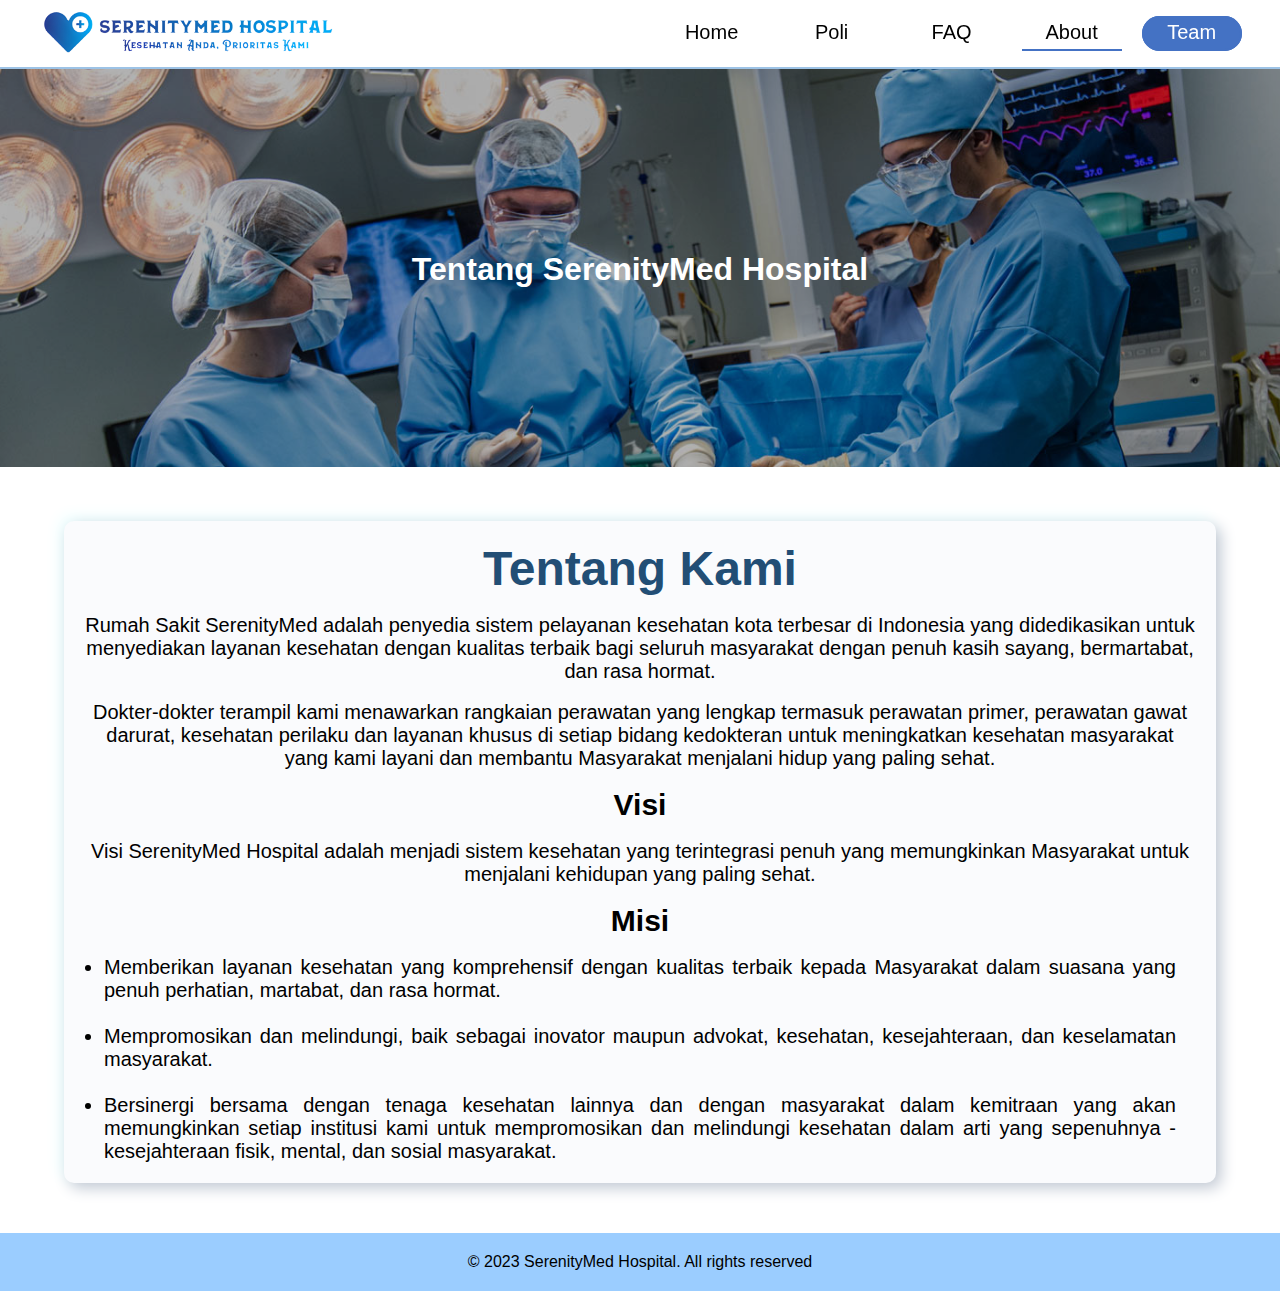
<file: pages/about-page.html>
<!DOCTYPE html>
<html lang="en">
<head>
    <meta charset="UTF-8">
    <meta name="viewport" content="width=device-width, initial-scale=1.0">
    <link rel="stylesheet" href="../css/header.css">
    <link rel="stylesheet" href="../css/about-page.css">
    <title>About SerenityMed Hospital</title>
    <link rel="shortcut icon" href="../image/icon/tab-icon.png">
</head>

<body>
    <header id="mainHeader">
        <img src="../image/umum/logo.png" alt="Serenity">
        <button id="navres-button">
            <img src="../image/icon/menu.svg" alt="">
            <nav id="navigation-bar-responsive">
                <a title="Home" href="../index.html">Home</a>
                <a title="Poli" href="./poli-page.html">Poli</a>
                <a title="FAQ" href="./FAQ-page.html">FAQ</a>
                <a title="About" href="#">About</a>
                <a title="Team" href="./Team-page.html">Team</a>
            </nav>
        </button>
        <nav class="navigation-bar-link">
            <a class="navigation-button" id="home-nav" title="Home" href="../index.html">Home</a>
            <a class="navigation-button" id="poli-nav" title="Poli" href="./poli-page.html">Poli</a>
            <a class="navigation-button" id="faq-nav" title="FAQ" href="./FAQ-page.html">FAQ</a>
            <a class="navigation-button" id="about-nav" title="About" href="#">About</a>
            <a class="navigation-button" id="team-nav" title="Team" href="./Team-page.html">Team</a>
        </nav>
    </header>

    <div class="Heading">
        <div class="image">
            <img src="../image/umum/surgery.jpg" alt="banner1">
        </div>
        <div class="centered">
            <h1>Tentang SerenityMed Hospital</h1>
        </div>
    </div>
    <div class="container">
        <div class="item">
            <div class="Text1">
                <h1>Tentang Kami</h1>
            </div>
            <br>
            <div class="Text2">
                Rumah Sakit SerenityMed adalah penyedia sistem pelayanan kesehatan kota terbesar di Indonesia yang didedikasikan untuk menyediakan layanan kesehatan dengan kualitas terbaik bagi seluruh masyarakat dengan penuh kasih sayang, bermartabat, dan rasa hormat.
            </div>
            <br>
            <div class="Text2">
                Dokter-dokter terampil kami menawarkan rangkaian perawatan yang lengkap termasuk perawatan primer, perawatan gawat darurat, kesehatan perilaku dan layanan khusus di setiap bidang kedokteran untuk meningkatkan kesehatan masyarakat yang kami layani dan membantu Masyarakat menjalani hidup yang paling sehat.
            </div>
            <br>
            <div class="Text3">
                <h2>Visi</h2>
            </div>
            <br>
            <div class="Text2">
                Visi SerenityMed Hospital adalah menjadi sistem kesehatan yang terintegrasi penuh yang memungkinkan Masyarakat untuk menjalani kehidupan yang paling sehat.
            </div>
            <br>
            <div class="Text3">
                <h2>Misi</h2>
            </div>
            <br>
            <div class="Text4">
                <ul>
                    <li>Memberikan layanan kesehatan yang komprehensif dengan kualitas terbaik kepada Masyarakat dalam suasana yang penuh perhatian, martabat, dan rasa hormat.</li>
                    <br>
                    <li>Mempromosikan dan melindungi, baik sebagai inovator maupun advokat, kesehatan, kesejahteraan, dan keselamatan masyarakat.</li>
                    <br>
                    <li>Bersinergi bersama dengan tenaga kesehatan lainnya dan dengan masyarakat dalam kemitraan yang akan memungkinkan setiap institusi kami untuk mempromosikan dan melindungi kesehatan dalam arti yang sepenuhnya - kesejahteraan fisik, mental, dan sosial masyarakat.</li>
                </ul>
            </div>
        </div>
    </div>
    <footer>
        <p>© 2023 SerenityMed Hospital. All rights reserved</p>
    </footer>
    <script src="../js/header.js"></script>
<body>

</html>
</file>
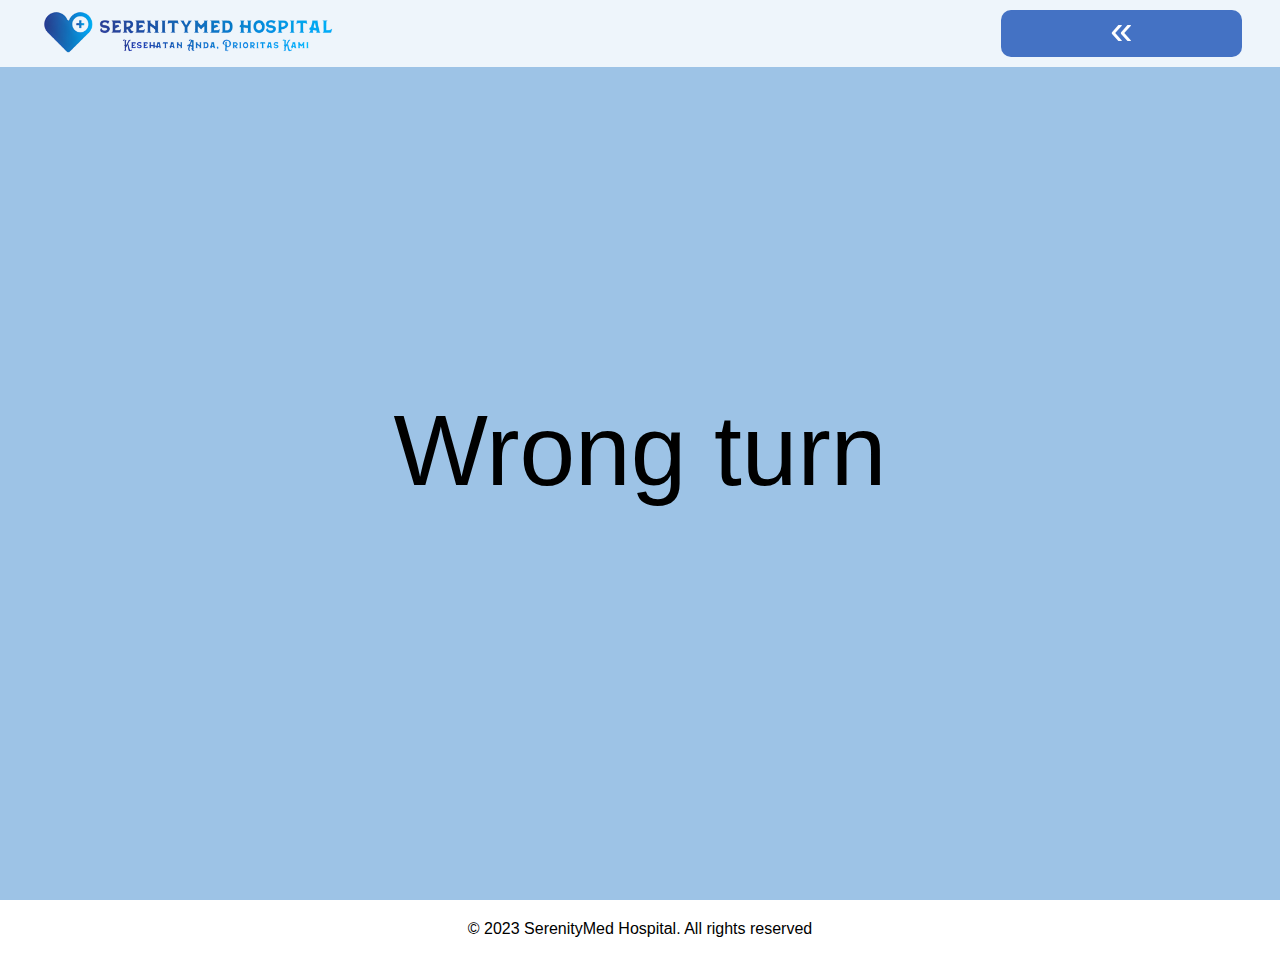
<file: pages/dokter-page.html>
<!DOCTYPE html>
<html lang="en">

<head>
    <meta charset="UTF-8">
    <meta name="viewport" content="width=device-width, initial-scale=1.0">
    <link rel="stylesheet" href="../css/header.css">
    <link rel="stylesheet" href="../css/dokter-page.css">
    <title>Pendaftaran Poli</title>
    <link rel="shortcut icon" href="../image/icon/tab-icon.png">
</head>

<body>
    <header id="mainHeader">
        <img src="../image/umum/logo.png" alt="Serenity">
        <a id="back-buttonhead" href="./poli-page.html" title="back">&laquo;</a>
    </header>
    <div id="errorpage">Wrong turn</div>
    <main id="maincontent">
        <h1 id="titletext" class="title">DOKTER</h1>
        <div class="all-dokter-container"></div>
        <h1 class="title" id="formtitletext">PENDAFTARAN RAWAT JALAN</h1>
        <div id="formct" class="form-container">
            <form id="formdt" class="formdokter">
                <label for="namalengkap">Nama Lengkap:</label>
                <input type="text" id="namalengkap" name="nama" placeholder="Nama Lengkap Sesuai KTP" required>
                <br>
        
                <label for="tanggallahir">Tanggal lahir:</label>
                <input type="date" id="tanggallahir" name="tanggal-lahir" required>
                <br>
                
                <label for="jenis-kelamin">Jenis Kelamin:</label>
                <select name="jenis-kelamin" id="jenis-kelamin">
                    <option value="none" disabled selected>-----Pilih Jenis Kelamin-----</option>
                    <option value="Laki-laki">Laki-laki</option>
                    <option value="Perempuan">Perempuan</option>
                </select>
                
                <label for="nomor-hp">Nomor HP:</label>
                <input type="tel" id="nomor-hp" name="nomor-hp" pattern="[0-9]{10,15}" placeholder="-----Contoh: 081234567890-----" required>
                
                <label for="email-pel">Email:</label>
                <input type="email" name="email-pel" id="emailp" placeholder="-----Contoh: abcdxxxx@gmail.com-----" required>

                <label for="nik">NIK:</label>
                <input type="text" name="nikpasien" id="nik" pattern="[0-9]{16}" placeholder="-----Contoh: 3313091706330001-----" required>
                
                <label>Status Pasien :</label>
                <div class="sts-radio">
                    <div>
                        <input type="radio" id="baru" name="status-pasien" value="Baru" required>
                        <label for="baru">Baru</label>
                    </div>
                    <div>
                        <input type="radio" id="lama" name="status-pasien" value="Lama">                
                        <label for="lama">Lama</label>
                    </div>
                </div>

                <label for="poliinput">Poli:</label>
                <input type="text" id="poliinput" name="poli" value="Poli Anda" readonly>
                <br>

                <label for="dokterinput">Dokter:</label>
                <select id="dokterinput" name="dokter">
                    <option value="none" selected disabled>-----Pilih Dokter-----</option>
                </select>
                <br>

                <label for="jadwal-input" id="jadkunj-lab">Pilih Jadwal Kunjungan :</label>
                <div id="jadwal-input" class="jadwal-inputdok"></div>
                
                <div class="sub-container">
                <input type="submit" id="subbutton" value="Kirim">
                </div>
            </form>
        </div>
        <div id="subloading">Mengirim Pendaftaran....</div>
        <div id="submit-success">
            <div class="submessage">
                <h1>Submit Berhasil</h1>
                <p>terima kasih sudah Mendaftar<br>silahkan cek email anda</p>
                <button id="subsucbutton" onclick="subsucok()">ok</button>
            </div>
        </div>
        <div id="submit-failed">
            <div class="submessage">
                <h1>Submit Gagal</h1>
                <p>Tampaknya ada kesalahan server</p>
                <button id="subfailbutton" onclick="subfailok()">ok</button>
            </div>
        </div>
    </main>

    <footer>
        <p>© 2023 SerenityMed Hospital. All rights reserved</p>
    </footer>
    <script src="../js/header.js"></script>
    <script src="../js/dokter-form.js"></script>
</body>

</html>
</file>
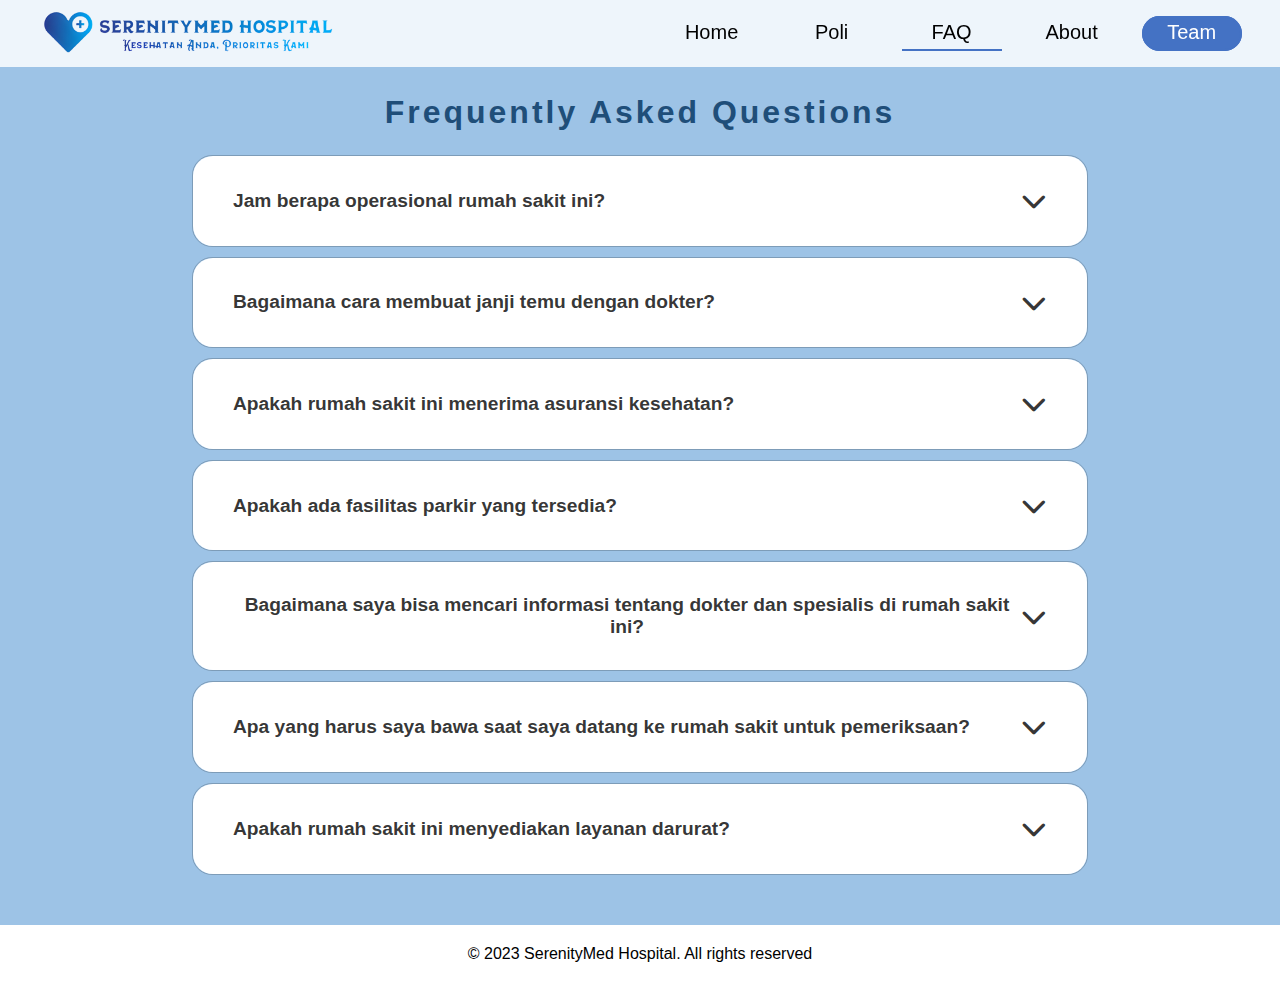
<file: pages/FAQ-page.html>
<!DOCTYPE html>
<html lang="en">

<head>
  <meta charset="UTF-8" />
  <meta http-equiv="X-UA-Compatible" content="IE=edge" />
  <meta name="viewport" content="width=device-width, initial-scale=1.0" />
  <title>Frequently Asked Questions</title>
  <link rel="shortcut icon" href="../image/icon/tab-icon.png">
  <link rel="stylesheet" href="../css/FAQ-page.css" />
  <link rel="stylesheet" href="../css/header.css">
  <link rel="stylesheet" href="https://cdnjs.cloudflare.com/ajax/libs/font-awesome/6.2.1/css/all.min.css" />
</head>

<body>
  <header id="mainHeader">
    <img src="../image/umum/logo.png" alt="Serenity">
    <button id="navres-button">
        <img src="../image/icon/menu.svg" alt="">
        <nav id="navigation-bar-responsive">
            <a title="Home" href="../index.html">Home</a>
            <a title="Poli" href="./poli-page.html">Poli</a>
            <a title="FAQ" href="#">FAQ</a>
            <a title="About" href="./about-page.html">About</a>
            <a title="Team" href="./Team-page.html">Team</a>
        </nav>
    </button>
    <nav class="navigation-bar-link">
        <a class="navigation-button" id="home-nav" title="Home" href="../index.html">Home</a>
        <a class="navigation-button" id="poli-nav" title="Poli" href="./poli-page.html">Poli</a>
        <a class="navigation-button" id="faq-nav" title="FAQ" href="#">FAQ</a>
        <a class="navigation-button" id="about-nav" title="About" href="./about-page.html">About</a>
        <a class="navigation-button" id="team-nav" title="Team" href="./Team-page.html">Team</a>
    </nav>
  </header>

  <div class="wrapper">
    <h1>Frequently Asked Questions</h1>

    <div class="faq">
      <button class="accordion">
        Jam berapa operasional rumah sakit ini?
        <i class="fa-solid fa-chevron-down"></i>
      </button>
      <div class="pannel">
        <p>
          Rumah sakit kami buka 24 jam sehari, 7 hari seminggu, termasuk hari libur. Anda dapat datang kapan saja untuk
          mendapatkan perawatan medis.
        </p>
      </div>
    </div>

    <div class="faq">
      <button class="accordion">
        Bagaimana cara membuat janji temu dengan dokter?
        <i class="fa-solid fa-chevron-down"></i>
      </button>
      <div class="pannel">
        <p>
          Anda dapat membuat janji temu dengan dokter kami dengan menghubungi pusat pendaftaran kami pada menu poli.
          Kami juga menyediakan layanan darurat tanpa janji temu.
        </p>
      </div>
    </div>

    <div class="faq">
      <button class="accordion">
        Apakah rumah sakit ini menerima asuransi kesehatan?
        <i class="fa-solid fa-chevron-down"></i>
      </button>
      <div class="pannel">
        <p>
          Ya, kami menerima sebagian besar jenis asuransi kesehatan. Silakan hubungi kontak kami untuk informasi lebih
          lanjut atau periksa apakah rumah sakit kami adalah penyedia dalam jaringan Anda.
        </p>
      </div>
    </div>

    <div class="faq">
      <button class="accordion">
        Apakah ada fasilitas parkir yang tersedia?
        <i class="fa-solid fa-chevron-down"></i>
      </button>
      <div class="pannel">
        <p>
          Ya, kami memiliki fasilitas parkir yang luas dan aman di sekitar rumah sakit kami. Parkir tersedia untuk
          pasien dan pengunjung dengan tarif yang wajar.
        </p>
      </div>
    </div>

    <div class="faq">
      <button class="accordion">
        Bagaimana saya bisa mencari informasi tentang dokter dan spesialis di rumah sakit ini?
        <i class="fa-solid fa-chevron-down"></i>
      </button>
      <div class="pannel">
        <p>
          Anda dapat mencari daftar dokter dan spesialis kami di situs web kami. Setiap profil dokter akan mencakup
          informasi tentang spesialisasi, jam kerja, dan cara menghubungi mereka.
        </p>
      </div>
    </div>

    <div class="faq">
      <button class="accordion">
        Apa yang harus saya bawa saat saya datang ke rumah sakit untuk pemeriksaan?
        <i class="fa-solid fa-chevron-down"></i>
      </button>
      <div class="pannel">
        <p>
          Saat datang untuk pemeriksaan atau perawatan, pastikan untuk membawa identifikasi diri yang valid, kartu
          asuransi kesehatan (jika berlaku), catatan medis terakhir, dan daftar obat-obatan yang Anda konsumsi.
        </p>
      </div>
    </div>
    <div class="faq">
      <button class="accordion">
        Apakah rumah sakit ini menyediakan layanan darurat?
        <i class="fa-solid fa-chevron-down"></i>
      </button>
      <div class="pannel">
        <p>
          Ya, kami memiliki unit gawat darurat yang buka 24 jam. Untuk keadaan darurat, segera datang ke rumah sakit
          atau hubungi kontak kami untuk mendapatkan bantuan medis segera.
        </p>
      </div>
    </div>
  </div>
  <footer>
    <p>© 2023 SerenityMed Hospital. All rights reserved</p>
  </footer>

  <script>
    var acc = document.getElementsByClassName("accordion");
    var i;

    for (i = 0; i < acc.length; i++) {
      acc[i].addEventListener("click", function () {
        this.classList.toggle("active");
        this.parentElement.classList.toggle("active");

        var pannel = this.nextElementSibling;

        if (pannel.style.display === "block") {
          pannel.style.display = "none";
        } else {
          pannel.style.display = "block";
        }
      });
    }
  </script>
  <script src="../js/header.js"></script>

</body>

</html>
</file>
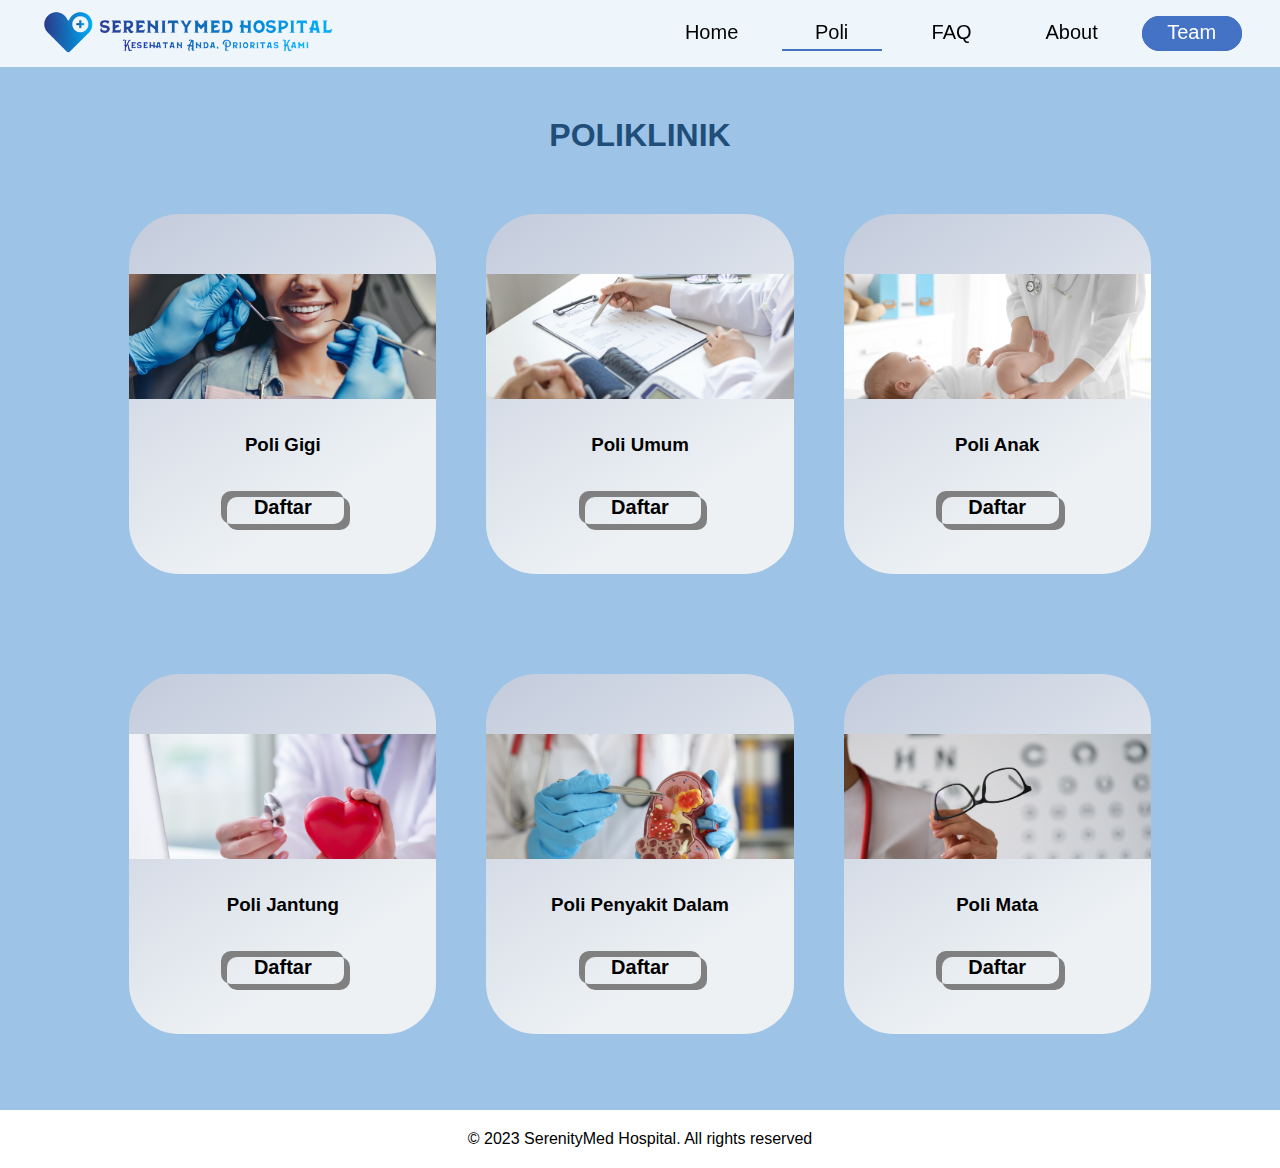
<file: pages/poli-page.html>
<!DOCTYPE html>
<html lang="en">

<head>
    <meta charset="UTF-8">
    <meta name="viewport" content="width=device-width, initial-scale=1.0">
    <link rel="stylesheet" href="../css/header.css">
    <link rel="stylesheet" href="../css/poli-page.css">
    <title>Poliklinik</title>
    <link rel="shortcut icon" href="../image/icon/tab-icon.png">
</head>

<body>
    <header id="mainHeader">
        <img src="../image/umum/logo.png" alt="Serenity">
        <button id="navres-button">
            <img src="../image/icon/menu.svg" alt="">
            <nav id="navigation-bar-responsive">
                <a title="Home" href="../index.html">Home</a>
                <a title="Poli" href="#">Poli</a>
                <a title="FAQ" href="./FAQ-page.html">FAQ</a>
                <a title="About" href="./about-page.html">About</a>
                <a title="Team" href="./Team-page.html">Team</a>
            </nav>
        </button>
        <nav class="navigation-bar-link">
            <a class="navigation-button" id="home-nav" title="Home" href="../index.html">Home</a>
            <a class="navigation-button" id="poli-nav" title="Poli" href="#">Poli</a>
            <a class="navigation-button" id="faq-nav" title="FAQ" href="./FAQ-page.html">FAQ</a>
            <a class="navigation-button" id="about-nav" title="About" href="./about-page.html">About</a>
            <a class="navigation-button" id="team-nav" title="Team" href="./Team-page.html">Team</a>
        </nav>
    </header>

    <main>
        <h1 id="titletext">POLIKLINIK</h1>
        <div class="all-poli-container">
            <div class="poli-row">
                <div class="poli-container">
                    <img src="../image/foto-poli/2.jpg" alt="">
                    <h3>Poli Gigi</h3>
                    <a href="./dokter-page.html?poli=poligigi">Daftar</a>
                </div>
                <div class="poli-container">
                    <img src="../image/foto-poli/3.jpg" alt="">
                    <h3>Poli Umum</h3>
                    <a href="./dokter-page.html?poli=poliumum">Daftar</a>
                </div>
                <div class="poli-container">
                    <img src="../image/foto-poli/4.jpg" alt="">
                    <h3>Poli Anak</h3>
                    <a href="./dokter-page.html?poli=polianak">Daftar</a>
                </div>
            </div>
            <div class="poli-row">
                <div class="poli-container">
                    <img src="../image/foto-poli/1.jpg" alt="">
                    <h3>Poli Jantung</h3>
                    <a href="./dokter-page.html?poli=polijantung">Daftar</a>
                </div>
                <div class="poli-container">
                    <img src="../image/foto-poli/5.jpg" alt="">
                    <h3>Poli Penyakit Dalam</h3>
                    <a href="./dokter-page.html?poli=polipdalam">Daftar</a>
                </div>
                <div class="poli-container">
                    <img src="../image/foto-poli/6.jpg" alt="">
                    <h3>Poli Mata</h3>
                    <a href="./dokter-page.html?poli=polimata">Daftar</a>
                </div>
            </div>
        </div>
    </main>

    <footer>
        <p>© 2023 SerenityMed Hospital. All rights reserved</p>
    </footer>
    <script src="../js/header.js"></script>
</body>

</html>
</file>
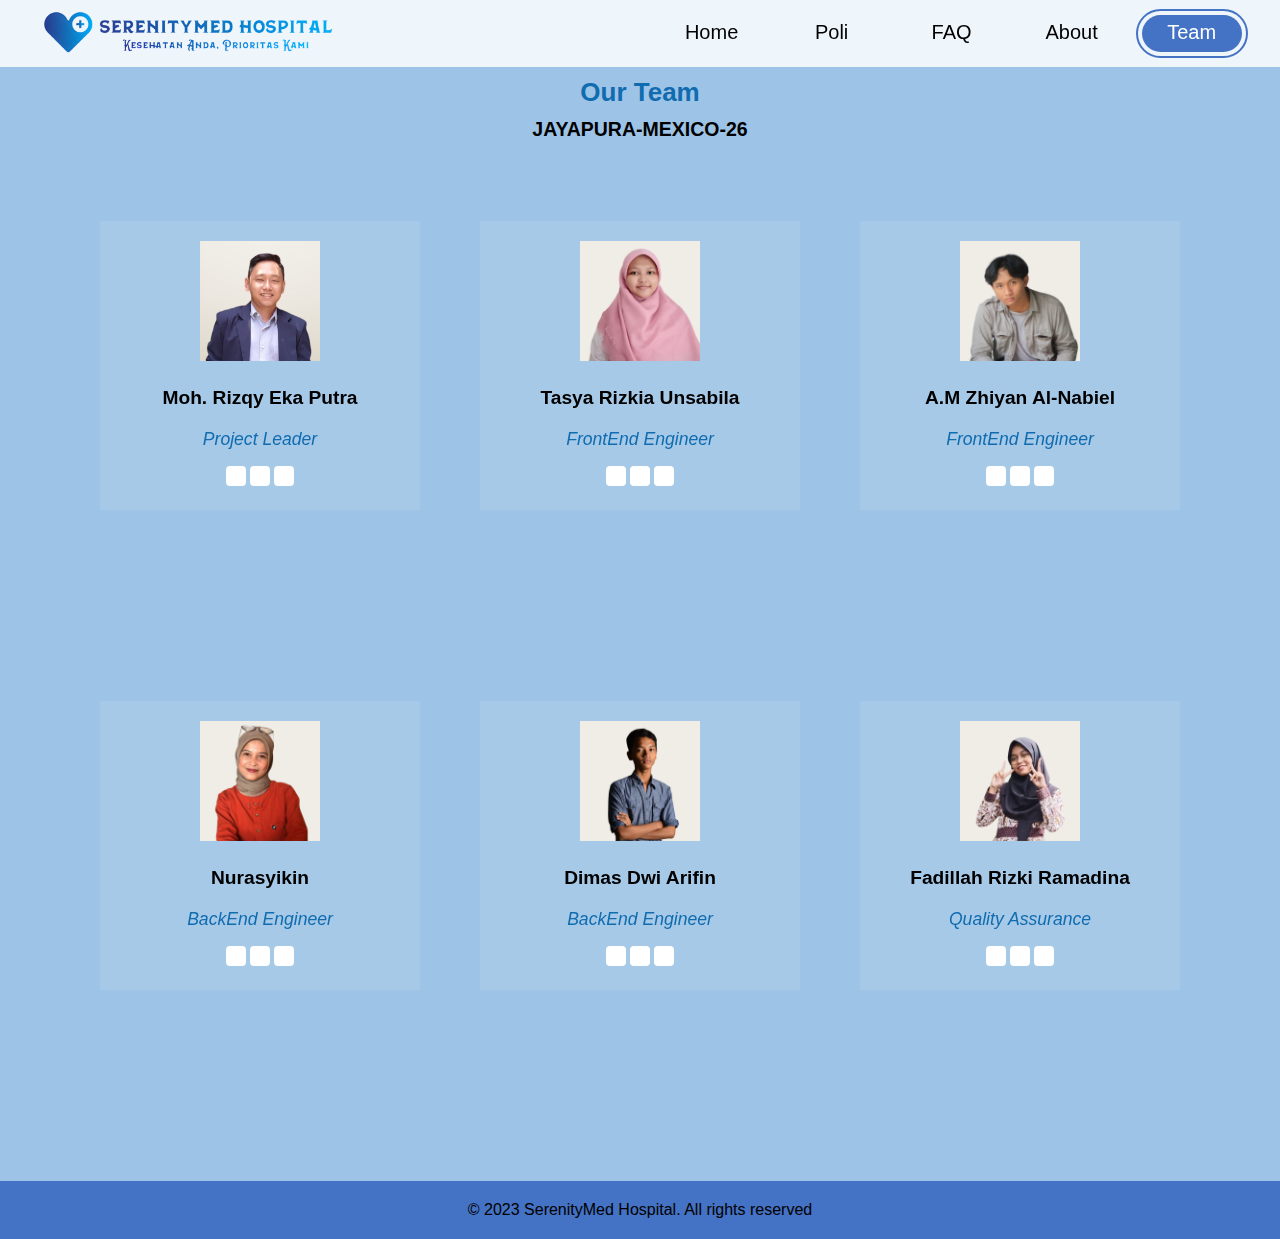
<file: pages/Team-page.html>
<!DOCTYPE html>
<html lang="en">

<head>
    <meta charset="UTF-8">
    <meta name="viewport" content="width=device-width, initial-scale=1.0">
    <link rel="stylesheet" href="../css/header.css">
    <link rel="stylesheet" href="../css/Team-page.css">
    <link rel="stylesheet" href="https://cdnjs.cloudflare.com/ajax/libs/font-awesome/6.4.2/css/all.min.css" integrity="sha512-z3gLpd7yknf1YoNbCzqRKc4qyor8gaKU1qmn+CShxbuBusANI9QpRohGBreCFkKxLhei6S9CQXFEbbKuqLg0DA==" crossorigin="anonymous" referrerpolicy="no-referrer" />
    <title>Team SerenityMed</title>
    <link rel="shortcut icon" href="../image/icon/tab-icon.png">
</head>

<body>
    <header id="mainHeader">
        <img src="../image/umum/logo.png" alt="Serenity">
        <button id="navres-button">
            <img src="../image/icon/menu.svg" alt="">
            <nav id="navigation-bar-responsive">
                <a title="Home" href="../index.html">Home</a>
                <a title="Poli" href="./poli-page.html">Poli</a>
                <a title="FAQ" href="./FAQ-page.html">FAQ</a>
                <a title="About" href="./about-page.html">About</a>
                <a title="Team" href="#">Team</a>
            </nav>
        </button>
        <nav class="navigation-bar-link">
            <a class="navigation-button" id="home-nav" title="Home" href="../index.html">Home</a>
            <a class="navigation-button" id="poli-nav" title="Poli" href="./poli-page.html">Poli</a>
            <a class="navigation-button" id="faq-nav" title="FAQ" href="./FAQ-page.html">FAQ</a>
            <a class="navigation-button" id="about-nav" title="About" href="./about-page.html">About</a>
            <a class="navigation-button" id="team-nav" title="Team" href="#">Team</a>
        </nav>
    </header>

    <div class="Teamheader">
        <h1>Our Team</h1>
    </div>
    <div class="Groupheader">
        <h2>JAYAPURA-MEXICO-26</h2>
    </div>
    <div class="container">
        <div class="box">
            <span></span>
            <div class="content">
                <h1><img src="../image/Foto/Foto Rizqy.jpg" alt="" height="120" width="120"></h1><br>
                <h2>Moh. Rizqy  Eka Putra</h2><br>
                <p>Project Leader</p>
                <a href="https://www.linkedin.com/in/moh-rizqy-eka-putra-318770284/" target="_blank"><i class="fa-brands fa-linkedin"></i></a>
                <a href="mailto:rizqyekaputra02@gmail.com"><i class="fa-solid fa-envelope"></i></a>
                <a href="https://instagram.com/moh.rizqyeka_putra?utm_source=qr&igshid=OGIxMTE0OTdkZA==" target="_blank"><i class="fa-brands fa-square-instagram"></i></a>
            </div>
        </div>
        <div class="box">
            <span></span>
            <div class="content">
                <h1><img src="../image/Foto/Foto Tasya.png" alt="" height="120" width="120"></h1><br>
                <h2>Tasya Rizkia Unsabila</h2><br>
                <p>FrontEnd Engineer</p>
                <a href="https://www.linkedin.com/in/tasya-rizkia/" target="_blank"><i class="fa-brands fa-linkedin"></i></a>
                <a href="mailto:unsabila@gmail.com"><i class="fa-solid fa-envelope"></i></a>
                <a href="https://instagram.com/tasya.tasya.22?igshid=MzMyNGUyNmU2YQ==" target="_blank"><i class="fa-brands fa-square-instagram"></i></a>
            </div>
        </div>
        <div class="box">
            <span></span>
            <div class="content">
                <h1><img src="../image/Foto/Foto Zhiyan.png" alt="" height="120" width="120"></h1><br>
                <h2>A.M Zhiyan Al-Nabiel</h2><br>
                <p>FrontEnd Engineer</p>
                <a href="https://www.linkedin.com/in/ade-muhammad-zhiyan-al-nabiel-90a294273/" target="_blank"><i class="fa-brands fa-linkedin"></i></a>
                <a href="mailto:alnabiel18@gmail.com"><i class="fa-solid fa-envelope"></i></a>
                <a href="https://instagram.com/ade_zhiyan?igshid=MzMyNGUyNmU2YQ==" target="_blank"><i class="fa-brands fa-square-instagram"></i></a>
            </div>
        </div>
        <div class="box">
            <span></span>
            <div class="content">
                <h1><img src="../image/Foto/Foto Nura.png" alt="" height="120" width="120"></h1><br>
                <h2>Nurasyikin</h2><br>
                <p>BackEnd Engineer</p>
                <a href="https://www.linkedin.com/in/nurasyikin-samad-14558321b/" target="_blank"><i class="fa-brands fa-linkedin"></i></a>
                <a href="mailto:nurasyikinsamad69@gmail.com"><i class="fa-solid fa-envelope"></i></a>
                <a href="https://instagram.com/nrsykin.s?igshid=MzMyNGUyNmU2YQ==" target="_blank"><i class="fa-brands fa-square-instagram"></i></a>
            </div>
        </div>
        <div class="box">
            <span></span>
            <div class="content">
                <h1><img src="../image/Foto/Foto Dimas.png" alt="" height="120" width="120"></h1><br>
                <h2>Dimas Dwi Arifin</h2><br>
                <p>BackEnd Engineer</p>
                <a href="https://www.linkedin.com/in/dimasdwiarifin/" target="_blank"><i class="fa-brands fa-linkedin"></i></a>
                <a href="mailto:dimasdwi455@gmail.com"><i class="fa-solid fa-envelope"></i></a>
                <a href="https://instagram.com/dimaru.desu?igshid=MzMyNGUyNmU2YQ==" target="_blank"><i class="fa-brands fa-square-instagram"></i></a>
            </div>
        </div>
        <div class="box">
            <span></span>
            <div class="content">
                <h1><img src="../image/Foto/Foto Dina.png" alt="" height="120" width="120"></h1><br>
                <h2>Fadillah Rizki  Ramadina</h2><br>
                <p>Quality Assurance</p>
                <a href="https://www.linkedin.com/in/fadillah-rizki-ramadina-613140229/" target="_blank"><i class="fa-brands fa-linkedin"></i></a>
                <a href="mailto:fadillahrira@gmail.com"><i class="fa-solid fa-envelope"></i></a>
                <a href="https://instagram.com/fr_saturn?igshid=MzMyNGUyNmU2YQ==" target="_blank"><i class="fa-brands fa-square-instagram"></i></a>
            </div>
        </div>
    </div>
    <footer>
        <p>© 2023 SerenityMed Hospital. All rights reserved</p>
    </footer>
    <script src="../js/header.js"></script>
</body>

</html>
</file>
<file: css/header.css>
/* header navigation bar */

#mainHeader{
    display: flex;
    justify-content: space-between;
    padding: 10px 3vw;
    position: fixed;
    top: 0;
    background-color: rgba(255, 255, 255, 0.825);
    border-bottom: 2px solid #9dc3e6;
    transition: transform ease-in-out 0.7s;
    z-index: 200;
    width: 100vw;
    box-sizing: border-box;
}

.scroll-up {
    transform: translateY(-100%);
}

#mainHeader img{
    width: 295.2px;
    object-fit: contain;
}

.navigation-bar-link{
    display: flex;
    align-items: center;
    gap: 20px;
}

.navigation-button{
    height: 35px;
    width: 100px;
    text-decoration: none;
    display: flex;
    align-items: center;
    justify-content: center;
    color: black;
    font-size: 20px;
    border-bottom: solid 2px #4473c400;
    transition: ease-in-out 0.5s;
}

.navigation-button:hover{
    border-bottom: solid 2px #4472c4;
}

#team-nav{
    background-color: #4472c4;
    color: white;
    border-radius: 20px;
    outline: solid 2px #4472c4;
    outline-offset: -2px;
    transition: ease-in-out 0.2s;
}

#team-nav:hover{
    outline: solid 2px #4472c4;
    outline-offset: 4px;
}

#navres-button{
    object-fit: contain;
    display: none;
}

#navres-button img{
    width: 40px;
    background-color: white;
}

#navigation-bar-responsive{
    display: none;
    position: absolute;
    right: 0;
    top: 66.8px;
    flex-direction: column;
    height: auto;
    transition: ease-in-out 0.7s;
}

.navres-onscrl{
    transform: translateX(150%);
}

#navigation-bar-responsive a{
    display: flex;
    justify-content: right;
    align-items: center;
    color: rgb(42, 137, 215);
    padding: 5px;
    padding-right: 20px;
    width: 25vw;
    height: 40px;
    text-decoration: none;
    font-weight: 700;
    background-color: rgb(255, 255, 255);
}

#navigation-bar-responsive a:nth-child(odd){
    background-color: rgb(234, 234, 234);
}


@media (max-width:937px) {
    .navigation-bar-link{
        display: none;
    }
    #navres-button{
        display: block;
    }
}

/* end of navigation bar and header */
</file>
<file: css/about-page.css>
:root {
    --box-shadow:5px 5px 15px #c1c8d3,
    -5px -5px 15px #eff;
}

*{
    margin: 0;
    padding: 0;
    box-sizing: border-box;
    font-family: sans-serif;
}

/* header navigation bar */

#about-nav{
    border-bottom: solid 2px #4472c4;
}

/* end of navigation bar and header */

.Heading {
    margin-top: 66.58px;
    position: relative;
    text-align: center;
    color: white;
}
.centered {
    position: absolute;
    top: 50%;
    left: 50%;
    transform: translate(-50%, -50%);
}

.centered h1{
    font-size: xx-large;
}

.image{
    filter: brightness(70%);
}

.image img{
    object-fit: cover;
    object-position: center top;
    width: 100%;
    height: 400px;
}

.container{
    display: flex;
    justify-content: center;
}
.item{
    width: 90%;
    text-align: center;
    box-shadow: var(--box-shadow);
    padding : 20px;
    border-radius: 10px;
    background-color: #fafbfd;
    margin: 50px 0;
}
.Text1{
    color: #224E75;
    font-weight: bold;
    font-size: x-large;
}
.Text2{
    font-size: 20px;
}
.Text3{
    font-size: medium;
    font-size: 20px;
}
.Text4{
    font-size: 20px;
    text-align: justify;
}
.Text4 ul{
    margin: 0 20px;
}

/* footer */
footer{
    text-align: center;
    padding: 20px;
    cursor: default;
    background-color: #9bcdff;
}
</file>
<file: css/dokter-page.css>
html{
    scroll-behavior: smooth;
}

*{
    margin: 0;
    padding: 0;
    font-family: sans-serif;
    box-sizing: border-box;
}

/* header navigation bar */

#back-buttonhead{
    display: flex;
    width: 20%;
    height: 46.5px;
    background-color: #4472c4;
    color: white;
    align-items: center;
    justify-content: center;
    border-radius: 10px;
    padding-bottom: 5px;
    font-size: 40px;
    text-decoration: none;
}

/* end of navigation bar and header */

main{
    background-color: #9dc3e6;
    display: flex;
    flex-direction: column;
    justify-content: center;
    padding: 66.58px 10%;
}

#errorpage{
    display: none;
    background-color: #9dc3e6;
    width: 100vw;
    height: 100vh;
    font-size: 100px;
    justify-content: center;
    align-items: center;
}

.error{
    display: none;
}

.title{
    margin: 50px 0;
    text-align: center;
    color: #1f4e79;
    cursor: default;
}

.all-dokter-container{
    display: flex;
    flex-direction: column;
    gap: 20px;
}

.dokter-container{
    cursor: default;
    display: flex;
    background-color: #aecad6;
    align-items: center;
    justify-content: space-around;
    background-image: linear-gradient(360deg, #99e0ff 0%, #b5d1ff 74%);   
    border-radius: 50px;
    padding: 20px 8%;
    scale: 0.95;
    transition: ease-in-out 0.5s;
}


.dokter-container:hover{
    scale: 1;
}

#dokter-pp{
    width: 230px;
    height: 230px;
    border-radius: 50px;
    border: solid 2px #4472c4;
    object-fit: cover;
    object-position: center top;
}

.dokter-about{
    margin: 20px 0;
    display: flex;
    flex-direction: column;
    justify-content: space-between;
    height: inherit;
    margin-left: 10%;
}

.dokter-about button{
    cursor: pointer;
    color: white;
    border: none;
    font-weight: 700;
    font-size: 25px;
    border-radius: 10px;
    padding: 10px 20px;
    text-decoration: none;
    width: fit-content;
    transition: ease-in-out 0.5s;
    background-image: linear-gradient(to right, #25aae1, #4481eb, #04befe, #3f86ed);
    box-shadow: 0 4px 15px 0 rgba(65, 132, 234, 0.75);
    background-size: 300% 100%;
    -o-transition: all .4s ease-in-out;
    -webkit-transition: all .4s ease-in-out;
    transition: all .4s ease-in-out;
}

.dokter-about button:hover{
    background-position: 100% 0;
    -o-transition: all .4s ease-in-out;
    -webkit-transition: all .4s ease-in-out;
    transition: all .4s ease-in-out;
}

.dokter-nameetc{
    display: flex;
    flex-direction: column;
    text-align: left;
}

.dokter-nameetc h1{
    font-size: 37px;
    white-space: nowrap;
}

.dokter-nameetc h3{
    margin-top: 5px;
    font-weight: 100;
}

.dokter-inform{
    display: flex;
    gap: 40px;
    margin: 20px;
    margin-left: 0;
}

.dokter-inform div{
    display: flex;
    align-items: center;
    gap: 5px;
}

.dokter-jadwal{
    display: flex;
    flex-direction: column;
    margin-left: 40px;
    width: 170px;
}

.jadwal-text{
    margin-left: 5px;
}

/*form*/

.form-container{
    width: 100%;
    display: none;
    justify-content: center;
}

.formdokter{
    padding: 40px;
    background-color: #ffffff;
    border-radius: 50px;
    display: flex;
    flex-direction: column;
    justify-content: baseline;
    width: 60%;
}

.formdokter label{
    color: rgb(0, 0, 0);
    margin-bottom: 10px;
    margin-left: 20px;
}

.formdokter select,input{
    margin-bottom: 20px;
    width: 100%;
    height: 50px;
    padding: 5px 20px;
    /* border-radius: 20px; */
    border: none;
    border-bottom:2px solid black;
}
.formdokter select:focus,input:focus{
    outline: none;
    border-color: #4472c4;
}

.formdokter select{
    background-color: white;
}

#jenis-kelamin{
    color: gray;
}
#jenis-kelamin option{
    color: black;
}

#jenis-kelamin option:disabled{
    color: gray;
}

.sts-radio{
    display: flex;
    margin-bottom: 20px;
    gap: 20px;
    padding-left: 20px;
}

.sts-radio input{
    width: 20px;
    margin: 0;
}

.sts-radio label{
    margin: 0;
}

.sts-radio div{
    display: flex;
    flex-direction: column;
    justify-content: center;
    align-items: center;
}

#poliinput{
    user-select: none;
    cursor: default;
}

#poliinput:focus{
    outline: none;
    border-bottom:2px solid black;
}

#dokterinput{
    color: gray;
}
#dokterinput option{
    color: black;
}

#dokterinput option:disabled{
    color: gray;
}


.jadwal-inputdok{
    display: flex;
    flex-wrap: wrap;
    justify-content: center;
    padding: 20px 10px 10px 10px;
    border-radius: 20px;
    border: 2px solid black;
}

#jadwal-input{
    visibility: hidden;
}

#jadkunj-lab{
    visibility: hidden;
    margin-bottom: 30px;
}

.jadwal-inputdok div{
    display: flex;
    flex-direction: column;
    width: 200px;
    height: auto;
    align-items: center;

}

.jadwal-inputdok input{
    width: 20px;
    margin: 0;
}

.sub-container{
    margin-top: 30px;
    display: flex;
    justify-content: center;
    align-items: center;
}

#subbutton{
    width: 100px;
    color: white;
    background-color: #4481eb;
    border: none;
    border-radius: 20px;
    cursor: pointer;
}
#subbutton:hover{
    background-color: #04befe;
}

@media (max-width:1020px) {
    .dokter-nameetc h1{
        font-size: 30px;
    }

    .formdokter{
        width: 75%;
    }
}

@media (max-width:710px) {
    .dokter-container{
        flex-direction: column;
    }
    .dokter-about{
        margin: 0;
        align-items: center;
    }
    .dokter-about a{
        font-size: 15px;
    }
    .dokter-nameetc h1{
        margin-top: 20px;
        font-size: 23px;
    }
    .dokter-inform{
        margin: 0;
        margin-bottom: 20px;
    }
    .dokter-about button{
        font-size: 20px;
    }

    /*from adjust*/

    #sticky-daftar{
        width: 50%;
    }

    .formdokter{
        width: 100%;
    }
    
    .formdokter label{
        margin-bottom: 10px;
    }
    
    .formdokter select,input{
        width: 100%;
    }
    
    #subbutton{
        margin-top: 30px;
    }
    
}
/* footer */
footer{
    text-align: center;
    padding: 20px;
    cursor: default;
}
</file>
<file: css/FAQ-page.css>
@import url("https://fonts.googleapis.com/css2?family=Roboto&display=swap");
* {
  padding: 0;
  margin: 0;
  box-sizing: border-box;
  font-family: sans-serif;
}

/*navigaion*/
#faq-nav{
  border-bottom: solid 2px #4472c4;
}

Body {
  background-color: #9dc3e6;
}
.wrapper {
  padding-top: 70px;
  max-width: 70%;
  margin: auto;
}

.wrapper > p,
.wrapper > h1 {
  margin: 1.5rem 0;
  text-align: center;
  color: #1f4e79;
}

.wrapper > h1 {
  letter-spacing: 3px;
}

.accordion {
  background-color: white;
  color: rgba(0, 0, 0, 0.8);
  cursor: pointer;
  font-size: 1.2rem;
  width: 100%;
  padding: 2rem 2.5rem;
  border: none;
  outline: none;
  transition: 0.4s;
  display: flex;
  justify-content: space-between;
  align-items: center;
  font-weight: bold;
  border-radius: 20px;
}

.accordion i {
  font-size: 1.6rem;
}

.active,
.accordion:hover {
  background-color: #f1f7f5;
}
.pannel {
  padding: 0 2rem 2.5rem 2rem;
  background-color: white;
  overflow: hidden;
  background-color: #f1f7f5;
  display: none;
}
.pannel p {
  color: rgba(0, 0, 0, 0.7);
  font-size: 1.2rem;
  line-height: 1.4;
}

.faq {
  border: 1px solid rgba(0, 0, 0, 0.2);
  margin: 10px 0;
  border-radius: 20px;
}
.faq.active {
  border: none;
}

/* footer */
footer{
  margin-top: 50px;
  text-align: center;
  padding: 20px;
  cursor: default;
  background-color: #ffffff;
}
</file>
<file: css/poli-page.css>
*{
    margin: 0;
    padding: 0;
    box-sizing: border-box;
    font-family: sans-serif;
}

/* header navigation bar */

#poli-nav{
    border-bottom: solid 2px #4472c4;
}

/* end of navigation bar and header */

main{
    background-color: #9dc3e6;
    display: flex;
    flex-direction: column;
    justify-content: center;
    padding: 66.58px 0;
}

#titletext{
    margin: 50px 0;
    text-align: center;
    cursor: default;
    color: #1f4e79;
}

.all-poli-container{
    display: flex;
    flex-direction: column;
    margin: 10px 10%;
    gap: 100px;
}

.poli-row{
    display: flex;
    gap: 50px;
    justify-content: center;
}

.poli-container{
    display: flex;
    flex-shrink: 0;
    flex-direction: column;
    justify-content: space-between;
    padding: 60px 0px 50px 0px;
    background-color: #c3cbdc;
    background-image: linear-gradient(147deg, #c3cbdc 0%, #edf1f4 74%);
    align-items: center;
    border-radius: 50px;
    height: 360px;
    width: 30%;
    transition: ease-in-out 0.5s;
    cursor: default;
}

.poli-container:hover{
    scale: 1.1;
    margin: 0 2%;
    box-shadow: -1px 2px 5px 6px rgba(255, 255, 255, 0.75);
}

.poli-container img{
    width: 100%;
    height: 50%;
    object-fit: cover;
    object-position: center top;
}

.poli-container a{
    width: 40%;
    text-align: center;
    text-decoration: none;
    font-size: 20px;
    padding: 5px 20px;
    border-radius: 10px;
    color: black;
    background-color:none;
    font-weight: 700;
    transition: ease-in-out 0.3s;
    box-shadow: 0.3em 0.3em 0 0 grey, inset 0.3em 0.3em 0 0 grey;
}

.poli-container a:hover{
    box-shadow: 0 0 0 0 #04befe, inset 6em 3.5em 0 0 #04befe;
    color: white;
}

@media (max-width:820px) {
    .poli-row{
        flex-direction: column;
        align-items: center;
    }
    .poli-container{
        width: 295px;
        height: 360px;
    }
    .poli-container:hover{
        scale: 1.1;
    }
    .all-poli-container{
        gap: 50px;
    }
}

/* footer */
footer{
    text-align: center;
    padding: 20px;
    cursor: default;
}
</file>
<file: css/Team-page.css>
*{
    margin: 0;
    padding: 0;
    font-family: sans-serif;
}

/* header navigation bar */

#team-nav{
    background-color: #4472c4;
    color: white;
    border-radius: 20px;
    outline: solid 2px #4472c4;
    outline-offset: 4px;
}

/* end of navigation bar and header */

body{
    background-color: #9dc3e6;
}
.Teamheader{
    margin-top: 76.58px;
    margin-bottom: 10px;
    font-size: small;
    background-color: #9dc3e7;
    text-align: center;
    color: #106caf;
}
.Groupheader{
    margin-top: 0;
    font-size: small;
    text-align: center;
}

.container{
    display: flex;
    min-height: 50vh;
    justify-content: center;
    align-items: center;
    flex-wrap: wrap;
    padding: 40px 0;
}
.container .box{
    position: relative;
    width: 320px;
    height: 400px;
    display: inline-block;
    justify-content: center;
    align-items: center;
    margin: 40px 30px ;
    transition: 0.5s;
    backdrop-filter: blur(5px);
}

.container .box span{
    display: block;
    position: absolute;
    top: 0;
    left: 0;
    right: 0;
    bottom: 0;
    z-index: 50;
    pointer-events: none;
}

.container .box span::before{
    content: "";
    position: absolute;
    top: 0;
    left: 0;
    width: 100%;
    height: 100%;
    border-radius: 8px;
    background: rgba(255, 255, 255, 0.1);
    backdrop-filter: blur(10px);
    opacity: 0;
    transition: 0.5s;
    animation: animate 2s ease-in-out infinite;
    box-shadow: 0 5px 15px rgba(0, 0, 0,0,05);
}

.container .box:hover span::before{
    top: -50px;
    left: 10px;
    width: 100px;
    height: 100px;
    opacity: 1;
}

.container .box span::after{
    content: "";
    position: absolute;
    bottom: 0;
    right: 10;
    width: 100%;
    height: 100%;
    border-radius: 8px;
    background: rgba(255, 255, 255, 0.1);
    backdrop-filter: blur(10px);
    opacity: 0;
    transition: 0.5s;
    animation: animate 2s ease-in-out infinite;
    box-shadow: 0 5px 15px rgba(0, 0, 0,0,05);
    animation-delay: -1s;
}

.container .box:hover span::after{
    bottom: -50px;
    right: 50px;
    width: 100px;
    height: 100px;
    opacity: 1;
}

@keyframes animate{
    0%,100%
    {
        transform: translateY(10px);
    }
    50%
    {
        transform: translateY(-10px);
    }
}
.container  .box .content{
    text-align: center;
    position: relative;
    left: 0;
    padding: 20px 40px;
    background: rgba(255, 255, 255, 0.1);
    transition: 0.5s;
    z-index: 1;
}
.container .box:hover .content{
    left: -25px;
    padding: 60px 40px;
}
.container  .box .content h1{
    text-align: center;
}
.container  .box .content h2{
    font-size: 1.2em;
    margin-bottom: 0px;
    text-align: center;
}

.container  .box .content p{
    font-size: 1.1em;
    margin-bottom: 10px;
    line-height: 1.4em;
    text-align: center;
    font-style: italic;
    color: #106caf;
}

.container  .box .content a{
    display: inline-block;
    font-size: 1.1em;
    color: #106caf;
    background-color: white;
    padding: 10px;
    border-radius: 4px;
    text-decoration: none;
    font-weight: 700;
    margin-top: 5px;
}

/* footer */
footer{
    text-align: center;
    padding: 20px;
    cursor: default;
    background-color: #4472c4;
}
</file>
